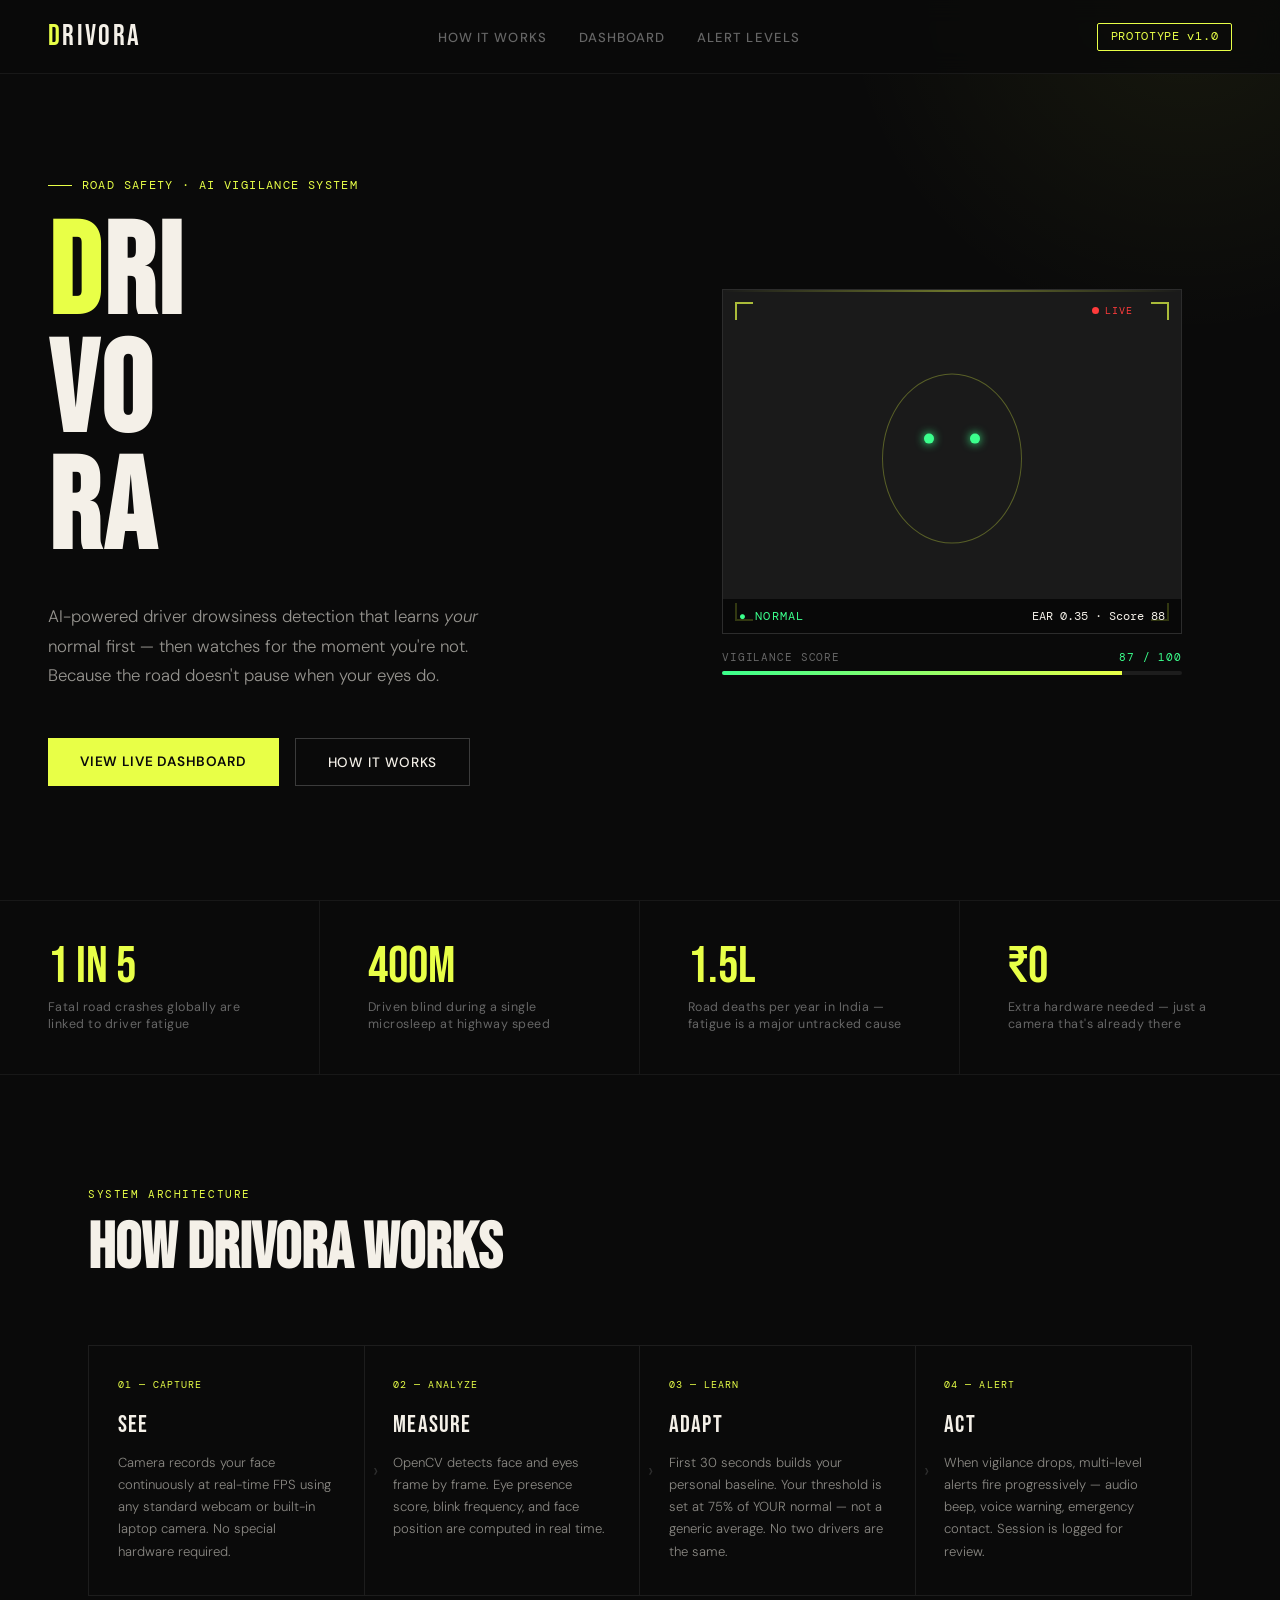
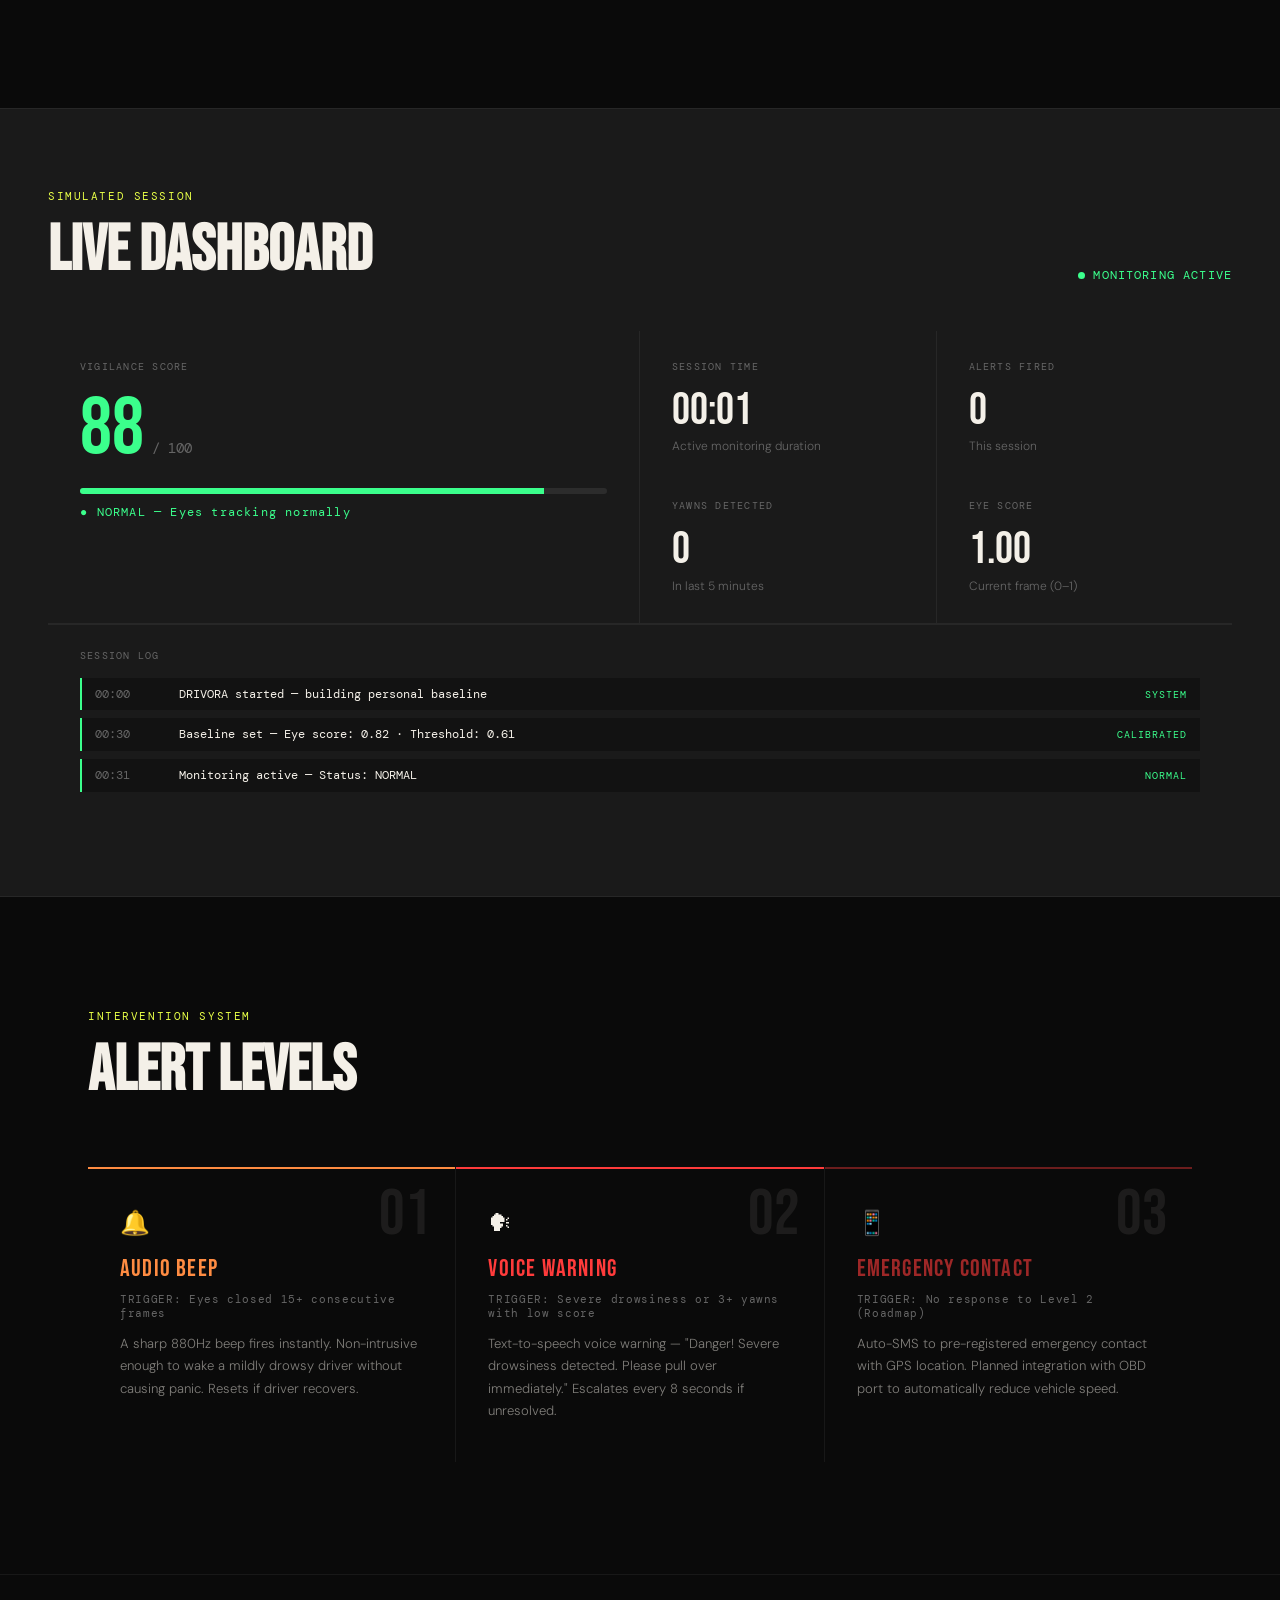
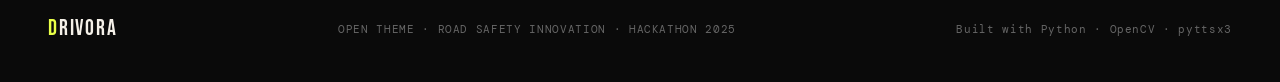
<file: index.html>
<!DOCTYPE html>
<html lang="en">
<head>
<meta charset="UTF-8"/>
<meta name="viewport" content="width=device-width, initial-scale=1.0"/>
<title>DRIVORA — Driver Vigilance System</title>
<link href="https://fonts.googleapis.com/css2?family=Bebas+Neue&family=DM+Mono:ital,wght@0,300;0,400;0,500;1,300&family=DM+Sans:wght@300;400;500;600&display=swap" rel="stylesheet"/>
<style>
  *, *::before, *::after { margin: 0; padding: 0; box-sizing: border-box; }

  :root {
    --black: #0a0a0a;
    --white: #f4f0e8;
    --gray: #1a1a1a;
    --mid: #2a2a2a;
    --muted: #666;
    --accent: #e8ff47;
    --red: #ff3b3b;
    --orange: #ff8c42;
    --green: #3bff8c;
    --blue: #47c8ff;
  }

  html { scroll-behavior: smooth; }

  body {
    background: var(--black);
    color: var(--white);
    font-family: 'DM Sans', sans-serif;
    overflow-x: hidden;
  }

  /* ── NAV ─────────────────────────────────── */
  nav {
    position: fixed; top: 0; left: 0; right: 0; z-index: 100;
    display: flex; align-items: center; justify-content: space-between;
    padding: 1.2rem 3rem;
    background: rgba(10,10,10,0.85);
    backdrop-filter: blur(12px);
    border-bottom: 1px solid rgba(255,255,255,0.06);
  }

  .nav-logo {
    font-family: 'Bebas Neue', sans-serif;
    font-size: 1.8rem;
    letter-spacing: 0.08em;
    color: var(--white);
  }
  .nav-logo span { color: var(--accent); }

  .nav-links { display: flex; gap: 2rem; list-style: none; }
  .nav-links a {
    font-size: 0.82rem; font-weight: 500; letter-spacing: 0.08em;
    text-transform: uppercase; color: var(--muted);
    text-decoration: none; transition: color 0.2s;
  }
  .nav-links a:hover { color: var(--white); }

  .nav-badge {
    font-family: 'DM Mono', monospace;
    font-size: 0.72rem; padding: 0.35rem 0.8rem;
    border: 1px solid var(--accent);
    color: var(--accent); border-radius: 2px;
    letter-spacing: 0.06em;
  }

  /* ── HERO ─────────────────────────────────── */
  .hero {
    min-height: 100vh;
    display: grid;
    grid-template-columns: 1fr 1fr;
    padding: 8rem 3rem 4rem;
    position: relative;
    overflow: hidden;
    gap: 4rem;
    align-items: center;
  }

  .hero::before {
    content: '';
    position: absolute;
    top: -40%; right: -20%;
    width: 700px; height: 700px;
    background: radial-gradient(circle, rgba(232,255,71,0.06) 0%, transparent 70%);
    pointer-events: none;
  }

  .hero-tag {
    font-family: 'DM Mono', monospace;
    font-size: 0.72rem; letter-spacing: 0.12em;
    color: var(--accent); text-transform: uppercase;
    margin-bottom: 1.5rem;
    display: flex; align-items: center; gap: 0.6rem;
  }
  .hero-tag::before {
    content: '';
    display: inline-block; width: 24px; height: 1px;
    background: var(--accent);
  }

  .hero-title {
    font-family: 'Bebas Neue', sans-serif;
    font-size: clamp(5rem, 10vw, 8.5rem);
    line-height: 0.92;
    letter-spacing: 0.02em;
    margin-bottom: 2rem;
  }
  .hero-title span { color: var(--accent); }

  .hero-subtitle {
    font-size: 1.05rem; font-weight: 300;
    color: rgba(244,240,232,0.6);
    line-height: 1.75; max-width: 480px;
    margin-bottom: 3rem;
  }

  .hero-cta {
    display: flex; gap: 1rem; flex-wrap: wrap;
  }

  .btn-primary {
    background: var(--accent); color: var(--black);
    font-weight: 600; font-size: 0.85rem;
    letter-spacing: 0.06em; text-transform: uppercase;
    padding: 0.9rem 2rem; border: none; cursor: pointer;
    text-decoration: none; display: inline-block;
    transition: transform 0.15s, box-shadow 0.15s;
  }
  .btn-primary:hover { transform: translateY(-2px); box-shadow: 0 8px 24px rgba(232,255,71,0.25); }

  .btn-outline {
    background: transparent; color: var(--white);
    font-weight: 500; font-size: 0.85rem;
    letter-spacing: 0.06em; text-transform: uppercase;
    padding: 0.9rem 2rem;
    border: 1px solid rgba(255,255,255,0.2);
    cursor: pointer; text-decoration: none; display: inline-block;
    transition: border-color 0.2s, color 0.2s;
  }
  .btn-outline:hover { border-color: var(--white); }

  /* Hero right — fake camera feed */
  .hero-visual {
    position: relative;
    display: flex; align-items: center; justify-content: center;
  }

  .camera-frame {
    width: 100%; max-width: 460px;
    aspect-ratio: 4/3;
    background: var(--gray);
    border: 1px solid rgba(255,255,255,0.08);
    position: relative;
    overflow: hidden;
  }

  .camera-scanline {
    position: absolute; left: 0; right: 0; height: 2px;
    background: linear-gradient(90deg, transparent, var(--accent), transparent);
    opacity: 0.4;
    animation: scan 3s linear infinite;
  }
  @keyframes scan { 0% { top: 0; } 100% { top: 100%; } }

  .camera-corner {
    position: absolute; width: 18px; height: 18px;
    border-color: var(--accent); border-style: solid; opacity: 0.7;
  }
  .camera-corner.tl { top: 12px; left: 12px; border-width: 2px 0 0 2px; }
  .camera-corner.tr { top: 12px; right: 12px; border-width: 2px 2px 0 0; }
  .camera-corner.bl { bottom: 12px; left: 12px; border-width: 0 0 2px 2px; }
  .camera-corner.br { bottom: 12px; right: 12px; border-width: 0 2px 2px 0; }

  .camera-face {
    position: absolute;
    top: 50%; left: 50%;
    transform: translate(-50%, -52%);
    width: 140px; height: 170px;
    border: 1px solid rgba(232,255,71,0.3);
    border-radius: 50%;
  }

  .camera-eyes {
    position: absolute;
    top: 38%; left: 50%;
    transform: translate(-50%, -50%);
    display: flex; gap: 36px;
  }
  .eye-dot {
    width: 10px; height: 10px;
    background: var(--green);
    border-radius: 50%;
    box-shadow: 0 0 10px var(--green);
    animation: blink 3.5s ease-in-out infinite;
  }
  @keyframes blink {
    0%, 90%, 100% { transform: scaleY(1); opacity: 1; }
    93%, 97% { transform: scaleY(0.1); opacity: 0.4; }
  }

  .camera-status-bar {
    position: absolute; bottom: 0; left: 0; right: 0;
    background: rgba(0,0,0,0.7);
    padding: 0.6rem 1rem;
    display: flex; justify-content: space-between; align-items: center;
  }
  .cam-status {
    font-family: 'DM Mono', monospace;
    font-size: 0.72rem; color: var(--green);
    letter-spacing: 0.1em;
  }
  .cam-score {
    font-family: 'DM Mono', monospace;
    font-size: 0.72rem; color: var(--white);
  }

  .cam-rec {
    position: absolute; top: 14px; right: 48px;
    display: flex; align-items: center; gap: 6px;
    font-family: 'DM Mono', monospace;
    font-size: 0.65rem; color: var(--red); letter-spacing: 0.1em;
  }
  .rec-dot {
    width: 7px; height: 7px; background: var(--red);
    border-radius: 50%; animation: pulse-rec 1.2s ease-in-out infinite;
  }
  @keyframes pulse-rec { 0%, 100% { opacity: 1; } 50% { opacity: 0.2; } }

  /* Vigilance bar below camera */
  .vig-bar-wrap {
    margin-top: 1rem; width: 100%; max-width: 460px;
  }
  .vig-label {
    display: flex; justify-content: space-between;
    font-family: 'DM Mono', monospace;
    font-size: 0.68rem; color: var(--muted);
    margin-bottom: 0.4rem; letter-spacing: 0.08em;
  }
  .vig-label span { color: var(--green); }
  .vig-track {
    height: 4px; background: rgba(255,255,255,0.08);
    border-radius: 2px; overflow: hidden;
  }
  .vig-fill {
    height: 100%; width: 87%;
    background: linear-gradient(90deg, var(--green), var(--accent));
    animation: vig-pulse 4s ease-in-out infinite;
  }
  @keyframes vig-pulse {
    0%, 100% { width: 87%; }
    40% { width: 92%; }
    70% { width: 82%; }
  }

  /* ── STATS STRIP ──────────────────────────── */
  .stats-strip {
    display: grid;
    grid-template-columns: repeat(4, 1fr);
    border-top: 1px solid rgba(255,255,255,0.06);
    border-bottom: 1px solid rgba(255,255,255,0.06);
  }
  .stat-cell {
    padding: 2.5rem 3rem;
    border-right: 1px solid rgba(255,255,255,0.06);
  }
  .stat-cell:last-child { border-right: none; }
  .stat-num {
    font-family: 'Bebas Neue', sans-serif;
    font-size: 3.2rem; line-height: 1;
    color: var(--accent); margin-bottom: 0.4rem;
  }
  .stat-label {
    font-size: 0.78rem; font-weight: 400;
    color: var(--muted); letter-spacing: 0.04em;
    line-height: 1.4;
  }

  /* ── HOW IT WORKS ─────────────────────────── */
  .section {
    padding: 7rem 3rem;
    max-width: 1200px; margin: 0 auto;
  }

  .section-tag {
    font-family: 'DM Mono', monospace;
    font-size: 0.7rem; letter-spacing: 0.14em;
    color: var(--accent); text-transform: uppercase;
    margin-bottom: 1rem;
  }

  .section-title {
    font-family: 'Bebas Neue', sans-serif;
    font-size: clamp(2.5rem, 5vw, 4rem);
    line-height: 1; margin-bottom: 4rem;
  }

  .flow-grid {
    display: grid;
    grid-template-columns: repeat(4, 1fr);
    gap: 0;
    border: 1px solid rgba(255,255,255,0.08);
  }

  .flow-cell {
    padding: 2rem 1.8rem;
    border-right: 1px solid rgba(255,255,255,0.08);
    position: relative;
    transition: background 0.2s;
  }
  .flow-cell:last-child { border-right: none; }
  .flow-cell:hover { background: rgba(255,255,255,0.02); }

  .flow-num {
    font-family: 'DM Mono', monospace;
    font-size: 0.65rem; color: var(--accent);
    letter-spacing: 0.1em; margin-bottom: 1.2rem;
  }

  .flow-title {
    font-family: 'Bebas Neue', sans-serif;
    font-size: 1.5rem; letter-spacing: 0.05em;
    margin-bottom: 0.8rem; color: var(--white);
  }

  .flow-body {
    font-size: 0.82rem; font-weight: 300;
    color: rgba(244,240,232,0.55); line-height: 1.7;
  }

  .flow-arrow {
    position: absolute; right: -14px; top: 50%;
    transform: translateY(-50%);
    font-size: 1.2rem; color: rgba(255,255,255,0.15);
    z-index: 2;
  }

  /* ── LIVE DASHBOARD ───────────────────────── */
  .dashboard-section {
    background: var(--gray);
    border-top: 1px solid rgba(255,255,255,0.06);
    border-bottom: 1px solid rgba(255,255,255,0.06);
    padding: 5rem 3rem;
  }

  .dash-inner { max-width: 1200px; margin: 0 auto; }

  .dash-header {
    display: flex; justify-content: space-between; align-items: flex-end;
    margin-bottom: 3rem;
  }

  .dash-live {
    display: flex; align-items: center; gap: 0.5rem;
    font-family: 'DM Mono', monospace;
    font-size: 0.72rem; color: var(--green); letter-spacing: 0.1em;
  }
  .live-dot {
    width: 7px; height: 7px; background: var(--green);
    border-radius: 50%; animation: pulse-rec 1.2s ease-in-out infinite;
  }

  .dash-grid {
    display: grid;
    grid-template-columns: 2fr 1fr 1fr;
    gap: 1px;
    background: rgba(255,255,255,0.06);
  }

  .dash-card {
    background: var(--gray);
    padding: 1.8rem 2rem;
  }

  .dash-card-label {
    font-family: 'DM Mono', monospace;
    font-size: 0.65rem; letter-spacing: 0.12em;
    color: var(--muted); text-transform: uppercase;
    margin-bottom: 1rem;
  }

  /* Big score card */
  .score-display {
    display: flex; align-items: baseline; gap: 0.5rem;
    margin-bottom: 1.2rem;
  }
  .score-num {
    font-family: 'Bebas Neue', sans-serif;
    font-size: 5rem; line-height: 1;
    color: var(--green);
    transition: color 0.5s;
  }
  .score-unit {
    font-family: 'DM Mono', monospace;
    font-size: 0.9rem; color: var(--muted);
  }

  .score-bar-track {
    height: 6px; background: rgba(255,255,255,0.08);
    border-radius: 3px; overflow: hidden; margin-bottom: 0.6rem;
  }
  .score-bar-fill {
    height: 100%; background: var(--green);
    transition: width 0.8s ease, background 0.5s;
    width: 87%;
  }

  .score-status {
    font-family: 'DM Mono', monospace;
    font-size: 0.75rem; letter-spacing: 0.1em;
    color: var(--green);
  }

  /* Metric cards */
  .metric-value {
    font-family: 'Bebas Neue', sans-serif;
    font-size: 2.8rem; line-height: 1; color: var(--white);
    margin-bottom: 0.3rem;
  }
  .metric-sub {
    font-size: 0.75rem; color: var(--muted); font-weight: 300;
  }

  /* Alert log */
  .alert-log {
    margin-top: 1px; background: var(--gray);
    grid-column: 1 / -1; padding: 1.5rem 2rem;
  }
  .log-title {
    font-family: 'DM Mono', monospace;
    font-size: 0.65rem; letter-spacing: 0.12em;
    color: var(--muted); text-transform: uppercase;
    margin-bottom: 1rem;
  }
  .log-entries { display: flex; flex-direction: column; gap: 0.5rem; }
  .log-entry {
    display: flex; gap: 1.5rem; align-items: center;
    font-family: 'DM Mono', monospace;
    font-size: 0.72rem; padding: 0.55rem 0.8rem;
    background: rgba(0,0,0,0.3);
    border-left: 2px solid transparent;
    animation: fadeIn 0.4s ease;
  }
  @keyframes fadeIn { from { opacity: 0; transform: translateX(-8px); } to { opacity: 1; } }
  .log-entry.normal { border-color: var(--green); }
  .log-entry.warning { border-color: var(--orange); }
  .log-entry.alert  { border-color: var(--red); }
  .log-time { color: var(--muted); min-width: 60px; }
  .log-msg  { color: var(--white); }
  .log-level { margin-left: auto; font-size: 0.62rem; letter-spacing: 0.1em; }
  .log-entry.normal .log-level  { color: var(--green); }
  .log-entry.warning .log-level { color: var(--orange); }
  .log-entry.alert .log-level   { color: var(--red); }

  /* Alert level cards */
  .alerts-section {
    padding: 7rem 3rem;
    max-width: 1200px; margin: 0 auto;
  }

  .alerts-grid {
    display: grid; grid-template-columns: repeat(3, 1fr); gap: 1px;
    background: rgba(255,255,255,0.06);
    margin-top: 3rem;
  }

  .alert-card {
    background: var(--black);
    padding: 2.5rem 2rem;
    position: relative; overflow: hidden;
    transition: background 0.2s;
  }
  .alert-card:hover { background: rgba(255,255,255,0.02); }

  .alert-card::before {
    content: '';
    position: absolute; top: 0; left: 0; right: 0;
    height: 2px;
  }
  .alert-card.l1::before { background: var(--orange); }
  .alert-card.l2::before { background: var(--red); }
  .alert-card.l3::before { background: rgba(255,59,59,0.4); }

  .alert-num {
    font-family: 'Bebas Neue', sans-serif;
    font-size: 4rem; line-height: 1;
    opacity: 0.08; position: absolute;
    top: 1rem; right: 1.5rem;
  }

  .alert-icon {
    font-size: 1.5rem; margin-bottom: 1rem;
  }

  .alert-card-title {
    font-family: 'Bebas Neue', sans-serif;
    font-size: 1.5rem; letter-spacing: 0.05em;
    margin-bottom: 0.6rem;
  }
  .alert-card.l1 .alert-card-title { color: var(--orange); }
  .alert-card.l2 .alert-card-title { color: var(--red); }
  .alert-card.l3 .alert-card-title { color: rgba(255,59,59,0.6); }

  .alert-trigger {
    font-family: 'DM Mono', monospace;
    font-size: 0.68rem; color: var(--muted);
    letter-spacing: 0.06em; margin-bottom: 0.8rem;
  }

  .alert-desc {
    font-size: 0.82rem; font-weight: 300;
    color: rgba(244,240,232,0.5); line-height: 1.7;
  }

  /* ── FOOTER ───────────────────────────────── */
  footer {
    border-top: 1px solid rgba(255,255,255,0.06);
    padding: 2.5rem 3rem;
    display: flex; justify-content: space-between; align-items: center;
    flex-wrap: wrap; gap: 1rem;
  }
  .footer-logo {
    font-family: 'Bebas Neue', sans-serif;
    font-size: 1.4rem; letter-spacing: 0.08em;
  }
  .footer-logo span { color: var(--accent); }
  .footer-text {
    font-family: 'DM Mono', monospace;
    font-size: 0.68rem; color: var(--muted); letter-spacing: 0.06em;
  }

  /* ── RESPONSIVE ───────────────────────────── */
  @media (max-width: 900px) {
    .hero { grid-template-columns: 1fr; }
    .hero-visual { display: none; }
    .stats-strip { grid-template-columns: repeat(2, 1fr); }
    .flow-grid { grid-template-columns: repeat(2, 1fr); }
    .flow-cell { border-bottom: 1px solid rgba(255,255,255,0.08); }
    .dash-grid { grid-template-columns: 1fr; }
    .alerts-grid { grid-template-columns: 1fr; }
    nav { padding: 1rem 1.5rem; }
    .nav-links { display: none; }
  }
</style>
</head>
<body>

<!-- NAV -->
<nav>
  <div class="nav-logo"><span>D</span>RIVORA</div>
  <ul class="nav-links">
    <li><a href="#how">How It Works</a></li>
    <li><a href="#dashboard">Dashboard</a></li>
    <li><a href="#alerts">Alert Levels</a></li>
  </ul>
  <div class="nav-badge">PROTOTYPE v1.0</div>
</nav>

<!-- HERO -->
<section class="hero">
  <div class="hero-left">
    <div class="hero-tag">Road Safety · AI Vigilance System</div>
    <h1 class="hero-title">
      <span>D</span>RI<br>VO<br>RA
    </h1>
    <p class="hero-subtitle">
      AI-powered driver drowsiness detection that learns <em>your</em> normal first —
      then watches for the moment you're not. Because the road doesn't pause when your eyes do.
    </p>
    <div class="hero-cta">
      <a href="#dashboard" class="btn-primary">View Live Dashboard</a>
      <a href="#how" class="btn-outline">How It Works</a>
    </div>
  </div>

  <div class="hero-visual">
    <div style="width:100%; max-width:460px;">
      <div class="camera-frame">
        <div class="camera-scanline"></div>
        <div class="camera-corner tl"></div>
        <div class="camera-corner tr"></div>
        <div class="camera-corner bl"></div>
        <div class="camera-corner br"></div>
        <div class="cam-rec"><div class="rec-dot"></div>LIVE</div>
        <div class="camera-face">
          <div class="camera-eyes">
            <div class="eye-dot"></div>
            <div class="eye-dot" style="animation-delay:0.1s"></div>
          </div>
        </div>
        <div class="camera-status-bar">
          <span class="cam-status" id="camStatus">● NORMAL</span>
          <span class="cam-score" id="camEar">EAR 0.28 · MAR 0.04</span>
        </div>
      </div>
      <div class="vig-bar-wrap">
        <div class="vig-label">
          VIGILANCE SCORE <span id="vigPct">87 / 100</span>
        </div>
        <div class="vig-track"><div class="vig-fill" id="vigFill"></div></div>
      </div>
    </div>
  </div>
</section>

<!-- STATS STRIP -->
<div class="stats-strip">
  <div class="stat-cell">
    <div class="stat-num">1 in 5</div>
    <div class="stat-label">Fatal road crashes globally are linked to driver fatigue</div>
  </div>
  <div class="stat-cell">
    <div class="stat-num">400m</div>
    <div class="stat-label">Driven blind during a single microsleep at highway speed</div>
  </div>
  <div class="stat-cell">
    <div class="stat-num">1.5L</div>
    <div class="stat-label">Road deaths per year in India — fatigue is a major untracked cause</div>
  </div>
  <div class="stat-cell">
    <div class="stat-num">₹0</div>
    <div class="stat-label">Extra hardware needed — just a camera that's already there</div>
  </div>
</div>

<!-- HOW IT WORKS -->
<div id="how">
  <div class="section">
    <div class="section-tag">System Architecture</div>
    <h2 class="section-title">How DRIVORA Works</h2>
    <div class="flow-grid">
      <div class="flow-cell">
        <div class="flow-num">01 — CAPTURE</div>
        <div class="flow-title">See</div>
        <div class="flow-body">
          Camera records your face continuously at real-time FPS using any standard webcam or built-in laptop camera. No special hardware required.
        </div>
        <div class="flow-arrow">›</div>
      </div>
      <div class="flow-cell">
        <div class="flow-num">02 — ANALYZE</div>
        <div class="flow-title">Measure</div>
        <div class="flow-body">
          OpenCV detects face and eyes frame by frame. Eye presence score, blink frequency, and face position are computed in real time.
        </div>
        <div class="flow-arrow">›</div>
      </div>
      <div class="flow-cell">
        <div class="flow-num">03 — LEARN</div>
        <div class="flow-title">Adapt</div>
        <div class="flow-body">
          First 30 seconds builds your personal baseline. Your threshold is set at 75% of YOUR normal — not a generic average. No two drivers are the same.
        </div>
        <div class="flow-arrow">›</div>
      </div>
      <div class="flow-cell">
        <div class="flow-num">04 — ALERT</div>
        <div class="flow-title">Act</div>
        <div class="flow-body">
          When vigilance drops, multi-level alerts fire progressively — audio beep, voice warning, emergency contact. Session is logged for review.
        </div>
      </div>
    </div>
  </div>
</div>

<!-- LIVE DASHBOARD -->
<div id="dashboard" class="dashboard-section">
  <div class="dash-inner">
    <div class="dash-header">
      <div>
        <div class="section-tag">Simulated Session</div>
        <h2 class="section-title" style="margin-bottom:0">Live Dashboard</h2>
      </div>
      <div class="dash-live"><div class="live-dot"></div>MONITORING ACTIVE</div>
    </div>

    <div class="dash-grid">
      <!-- Vigilance Score -->
      <div class="dash-card">
        <div class="dash-card-label">Vigilance Score</div>
        <div class="score-display">
          <div class="score-num" id="scoreNum">87</div>
          <div class="score-unit">/ 100</div>
        </div>
        <div class="score-bar-track">
          <div class="score-bar-fill" id="scoreBar"></div>
        </div>
        <div class="score-status" id="scoreStatus">● NORMAL — Eyes tracking normally</div>
      </div>

      <!-- Session Time -->
      <div class="dash-card">
        <div class="dash-card-label">Session Time</div>
        <div class="metric-value" id="sessionTime">00:00</div>
        <div class="metric-sub">Active monitoring duration</div>
        <br>
        <div class="dash-card-label" style="margin-top:1.5rem">Yawns Detected</div>
        <div class="metric-value" id="yawnCount">0</div>
        <div class="metric-sub">In last 5 minutes</div>
      </div>

      <!-- Alert Count -->
      <div class="dash-card">
        <div class="dash-card-label">Alerts Fired</div>
        <div class="metric-value" id="alertCount">0</div>
        <div class="metric-sub">This session</div>
        <br>
        <div class="dash-card-label" style="margin-top:1.5rem">Eye Score</div>
        <div class="metric-value" id="eyeScore">1.00</div>
        <div class="metric-sub">Current frame (0–1)</div>
      </div>

      <!-- Alert Log -->
      <div class="alert-log">
        <div class="log-title">Session Log</div>
        <div class="log-entries" id="logEntries">
          <div class="log-entry normal">
            <span class="log-time">00:00</span>
            <span class="log-msg">DRIVORA started — building personal baseline</span>
            <span class="log-level">SYSTEM</span>
          </div>
          <div class="log-entry normal">
            <span class="log-time">00:30</span>
            <span class="log-msg">Baseline set — Eye score: 0.82 · Threshold: 0.61</span>
            <span class="log-level">CALIBRATED</span>
          </div>
          <div class="log-entry normal">
            <span class="log-time">00:31</span>
            <span class="log-msg">Monitoring active — Status: NORMAL</span>
            <span class="log-level">NORMAL</span>
          </div>
        </div>
      </div>
    </div>
  </div>
</div>

<!-- ALERT LEVELS -->
<div id="alerts">
  <div class="alerts-section">
    <div class="section-tag">Intervention System</div>
    <h2 class="section-title">Alert Levels</h2>
    <div class="alerts-grid">
      <div class="alert-card l1">
        <div class="alert-num">01</div>
        <div class="alert-icon">🔔</div>
        <div class="alert-card-title">Audio Beep</div>
        <div class="alert-trigger">TRIGGER: Eyes closed 15+ consecutive frames</div>
        <div class="alert-desc">
          A sharp 880Hz beep fires instantly. Non-intrusive enough to wake a mildly drowsy driver without causing panic. Resets if driver recovers.
        </div>
      </div>
      <div class="alert-card l2">
        <div class="alert-num">02</div>
        <div class="alert-icon">🗣</div>
        <div class="alert-card-title">Voice Warning</div>
        <div class="alert-trigger">TRIGGER: Severe drowsiness or 3+ yawns with low score</div>
        <div class="alert-desc">
          Text-to-speech voice warning — "Danger! Severe drowsiness detected. Please pull over immediately." Escalates every 8 seconds if unresolved.
        </div>
      </div>
      <div class="alert-card l3">
        <div class="alert-num">03</div>
        <div class="alert-icon">📱</div>
        <div class="alert-card-title">Emergency Contact</div>
        <div class="alert-trigger">TRIGGER: No response to Level 2 (Roadmap)</div>
        <div class="alert-desc">
          Auto-SMS to pre-registered emergency contact with GPS location. Planned integration with OBD port to automatically reduce vehicle speed.
        </div>
      </div>
    </div>
  </div>
</div>

<!-- FOOTER -->
<footer>
  <div class="footer-logo"><span>D</span>RIVORA</div>
  <div class="footer-text">OPEN THEME · ROAD SAFETY INNOVATION · HACKATHON 2025</div>
  <div class="footer-text">Built with Python · OpenCV · pyttsx3</div>
</footer>

<script>
// ── Simulated live dashboard ──────────────────────────
let sessionSeconds = 0;
let alertsFired    = 0;
let yawns          = 0;
let phase          = 'normal'; // normal | drowsy | alert | recover
let phaseTimer     = 0;
const phases       = ['normal','normal','normal','drowsy','alert','recover','normal','normal','drowsy','recover'];
let phaseIdx       = 0;

const scoreNum    = document.getElementById('scoreNum');
const scoreBar    = document.getElementById('scoreBar');
const scoreStatus = document.getElementById('scoreStatus');
const sessionTime = document.getElementById('sessionTime');
const yawnCount   = document.getElementById('yawnCount');
const alertCount  = document.getElementById('alertCount');
const eyeScoreEl  = document.getElementById('eyeScore');
const logEntries  = document.getElementById('logEntries');
const camStatus   = document.getElementById('camStatus');
const camEar      = document.getElementById('camEar');

function addLog(time, msg, type) {
  const entry = document.createElement('div');
  entry.className = `log-entry ${type}`;
  const lvl = type === 'normal' ? 'NORMAL' : type === 'warning' ? 'LEVEL 1' : 'LEVEL 2';
  entry.innerHTML = `
    <span class="log-time">${time}</span>
    <span class="log-msg">${msg}</span>
    <span class="log-level">${lvl}</span>`;
  logEntries.appendChild(entry);
  logEntries.scrollTop = logEntries.scrollHeight;
}

function formatTime(s) {
  return `${String(Math.floor(s/60)).padStart(2,'0')}:${String(s%60).padStart(2,'0')}`;
}

function tick() {
  sessionSeconds++;
  phaseTimer++;

  // Advance phase every ~12 seconds
  if (phaseTimer >= 12) {
    phaseTimer = 0;
    phaseIdx = (phaseIdx + 1) % phases.length;
    phase = phases[phaseIdx];
  }

  let score, eyeS, status, color, logMsg, logType;
  const t = formatTime(sessionSeconds);

  if (phase === 'normal') {
    score  = 82 + Math.round(Math.random() * 15);
    eyeS   = (0.85 + Math.random() * 0.15).toFixed(2);
    status = '● NORMAL — Eyes tracking normally';
    color  = 'var(--green)';
  } else if (phase === 'drowsy') {
    score  = 35 + Math.round(Math.random() * 20);
    eyeS   = (0.2 + Math.random() * 0.3).toFixed(2);
    status = '⚠ DROWSY — Eyes closing';
    color  = 'var(--orange)';
    if (phaseTimer === 4) {
      alertsFired++;
      yawns++;
      addLog(t, 'LEVEL 1 ALERT — Beep triggered. Eyes below threshold.', 'warning');
    }
  } else if (phase === 'alert') {
    score  = Math.round(Math.random() * 25);
    eyeS   = (Math.random() * 0.15).toFixed(2);
    status = '🚨 ALERT! PULL OVER';
    color  = 'var(--red)';
    if (phaseTimer === 2) {
      alertsFired++;
      addLog(t, 'LEVEL 2 ALERT — Voice warning: "Please pull over immediately"', 'alert');
    }
  } else {
    score  = 65 + Math.round(Math.random() * 20);
    eyeS   = (0.6 + Math.random() * 0.3).toFixed(2);
    status = '↑ RECOVERING — Vigilance improving';
    color  = 'var(--blue)';
    if (phaseTimer === 1) {
      addLog(t, 'Driver recovered — monitoring resumed', 'normal');
    }
  }

  score = Math.min(100, Math.max(0, score));
  const ear = (parseFloat(eyeS) * 0.35).toFixed(2);

  scoreNum.textContent    = score;
  scoreNum.style.color    = color;
  scoreBar.style.width    = score + '%';
  scoreBar.style.background = color;
  scoreStatus.textContent = status;
  scoreStatus.style.color = color;
  sessionTime.textContent = formatTime(sessionSeconds);
  yawnCount.textContent   = yawns;
  alertCount.textContent  = alertsFired;
  eyeScoreEl.textContent  = eyeS;
  camStatus.textContent   = phase === 'normal' ? '● NORMAL'
                           : phase === 'drowsy' ? '⚠ DROWSY'
                           : phase === 'alert'  ? '🚨 ALERT'
                           : '↑ RECOVERING';
  camStatus.style.color   = color;
  camEar.textContent      = `EAR ${ear} · Score ${score}`;
}

setInterval(tick, 1000);
</script>
</body>
</html>
</file>
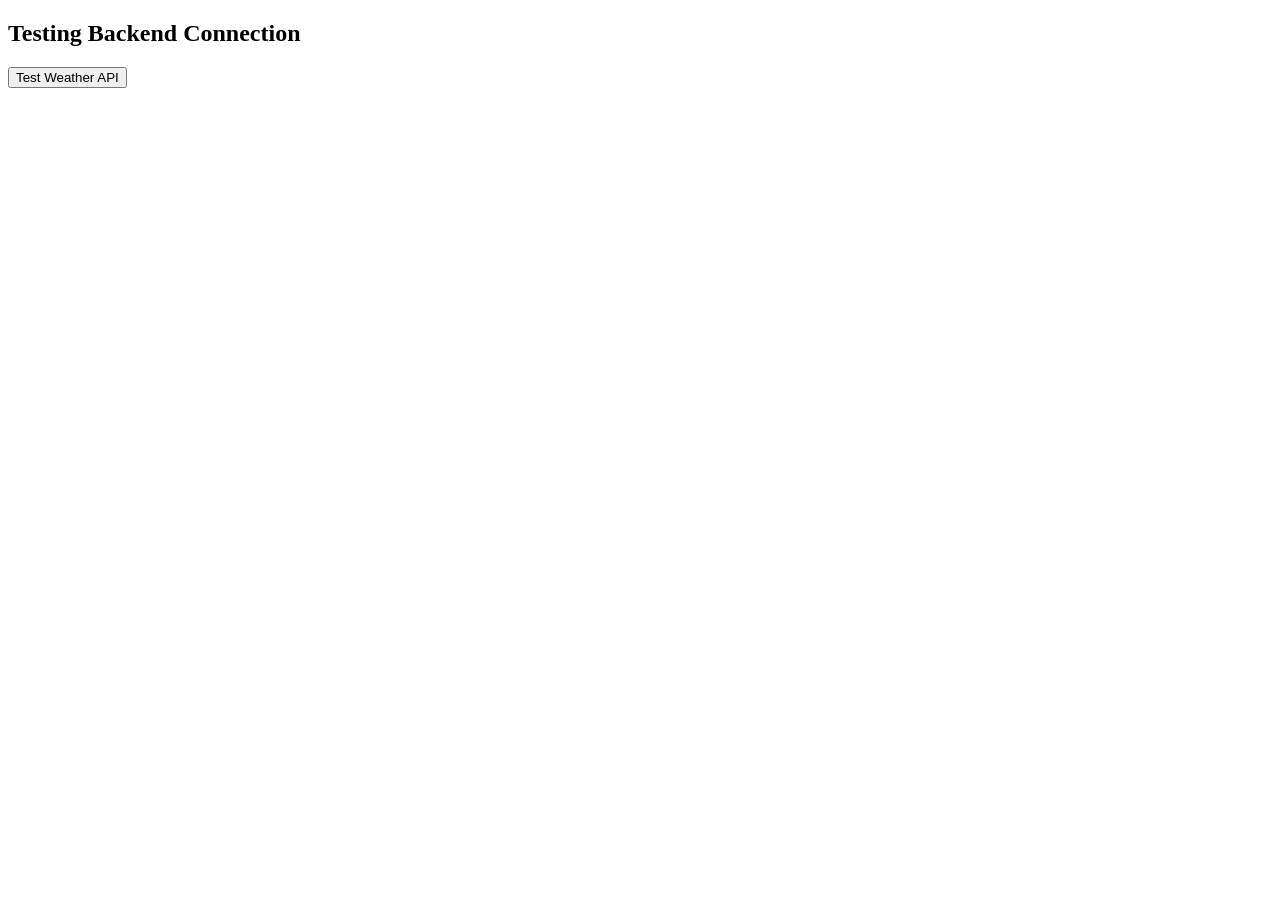
<file: frontend/test.html>
<!DOCTYPE html>
<html>
<head>
    <title>API Test</title>
</head>
<body>
    <h2>Testing Backend Connection</h2>
    <button onclick="testAPI()">Test Weather API</button>
    <div id="result"></div>

    <script>
        async function testAPI() {
            const result = document.getElementById('result');
            result.innerHTML = 'Testing...';
            
            try {
                const response = await fetch('http://localhost:8000/api/weather/current/1');
                const data = await response.json();
                result.innerHTML = '<pre style="color:green">✅ SUCCESS!<br>' + JSON.stringify(data, null, 2) + '</pre>';
            } catch (error) {
                result.innerHTML = '<p style="color:red">❌ Error: ' + error.message + '</p>';
            }
        }
    </script>
</body>
</html>
</file>
